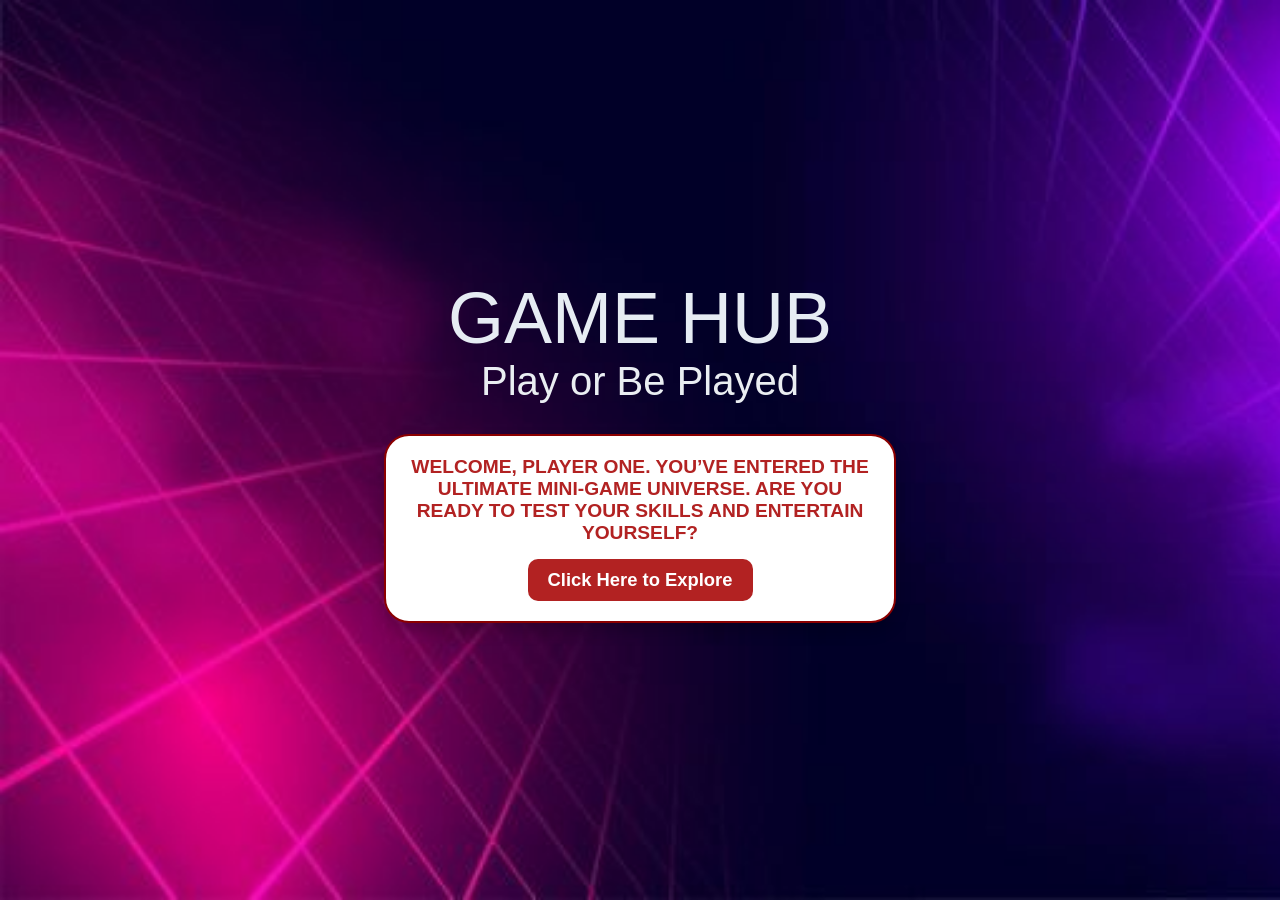
<file: gaming-hub-main/index.html>
<!DOCTYPE html>
<html lang="en">

<head>
    <meta charset="UTF-8">
    <meta name="viewport" content="width=device-width, initial-scale=1.0">
    <title>Gaming Hub</title>
    <link rel="stylesheet" href="style.css">
    <link rel="icon" type="image/x-icon" href="./favicon_1.jpg">
</head>

<body>
    <div class="header">
        <p id="one" class="slide-in-bottom">GAME HUB</p>
        <p id="two" class="slide-in-bottom delay">Play or Be Played</p>
    </div>

    <div class="welcome">
        <p>Welcome, Player One. You’ve entered the ultimate mini-game universe.
            Are you ready to test your skills and entertain yourself?</p>
        <a href="explore.html"><button>Click Here to Explore</button></a>
    </div>
</body>

</html>
</file>
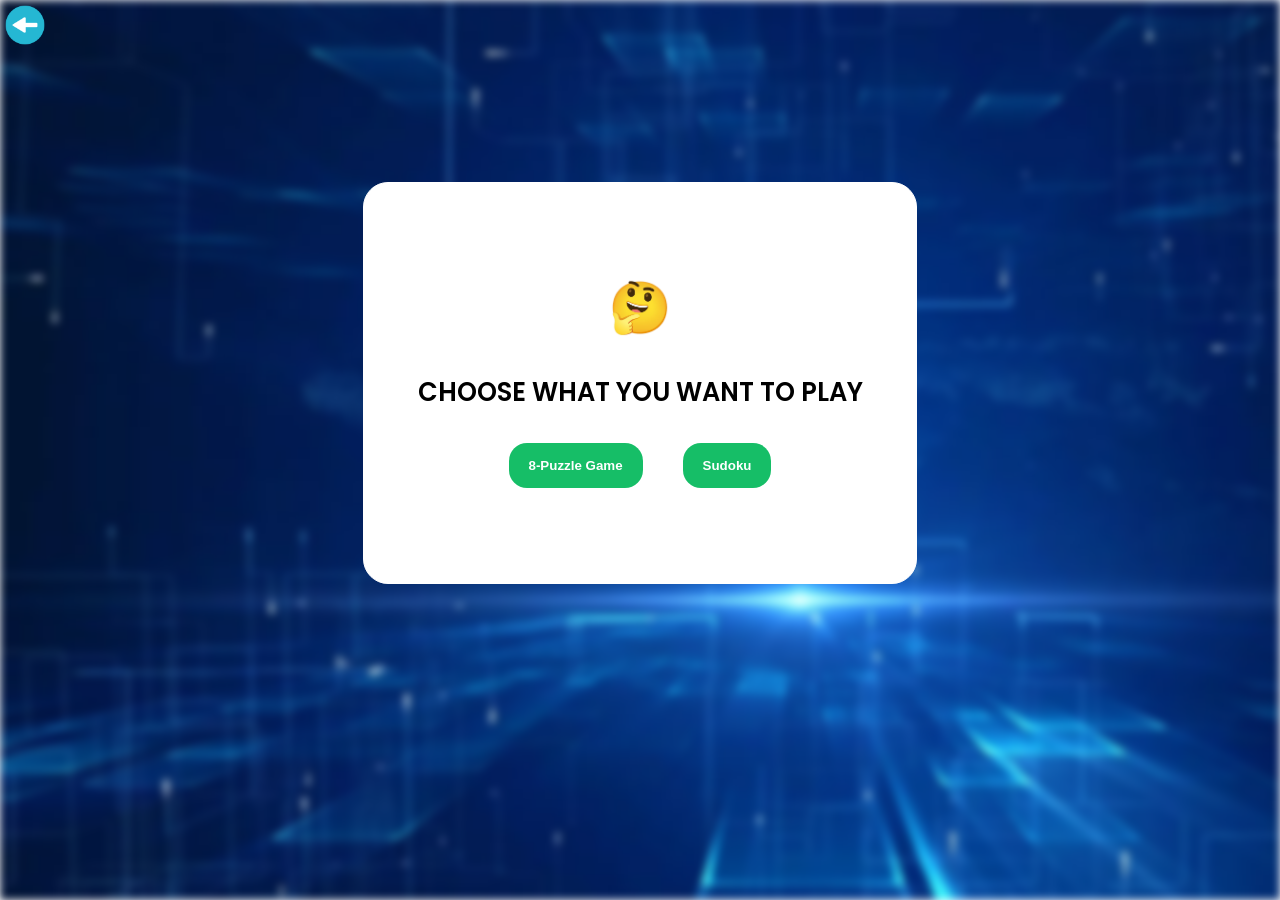
<file: gaming-hub-main/challenges.html>
<!DOCTYPE html>
<html lang="en">

<head>
    <meta charset="UTF-8">
    <meta name="viewport" content="width=device-width, initial-scale=1.0">
    <title>Challenge Games</title>
    <link rel="stylesheet" href="challenges.css">
    <link rel="icon" type="image/x-icon" href="./favicon_1.jpg">
</head>

<body>
    <div class="top">
        <a href="explore.html"><img src="./return.png" alt="Return"></a>
    </div>
    <div class="container">
        <div class="div-container">
            <div class="image">
                <img src="emoji.png" alt="">
            </div>
            <p>Choose what you want to play</p>
            <div class="bn">
                <a href="puzzle.html"><button>8-Puzzle Game</button></a>
                <a href="sudoku.html"><button>Sudoku</button></a>
            </div>
        </div>
    </div>
</body>

</html>
</file>
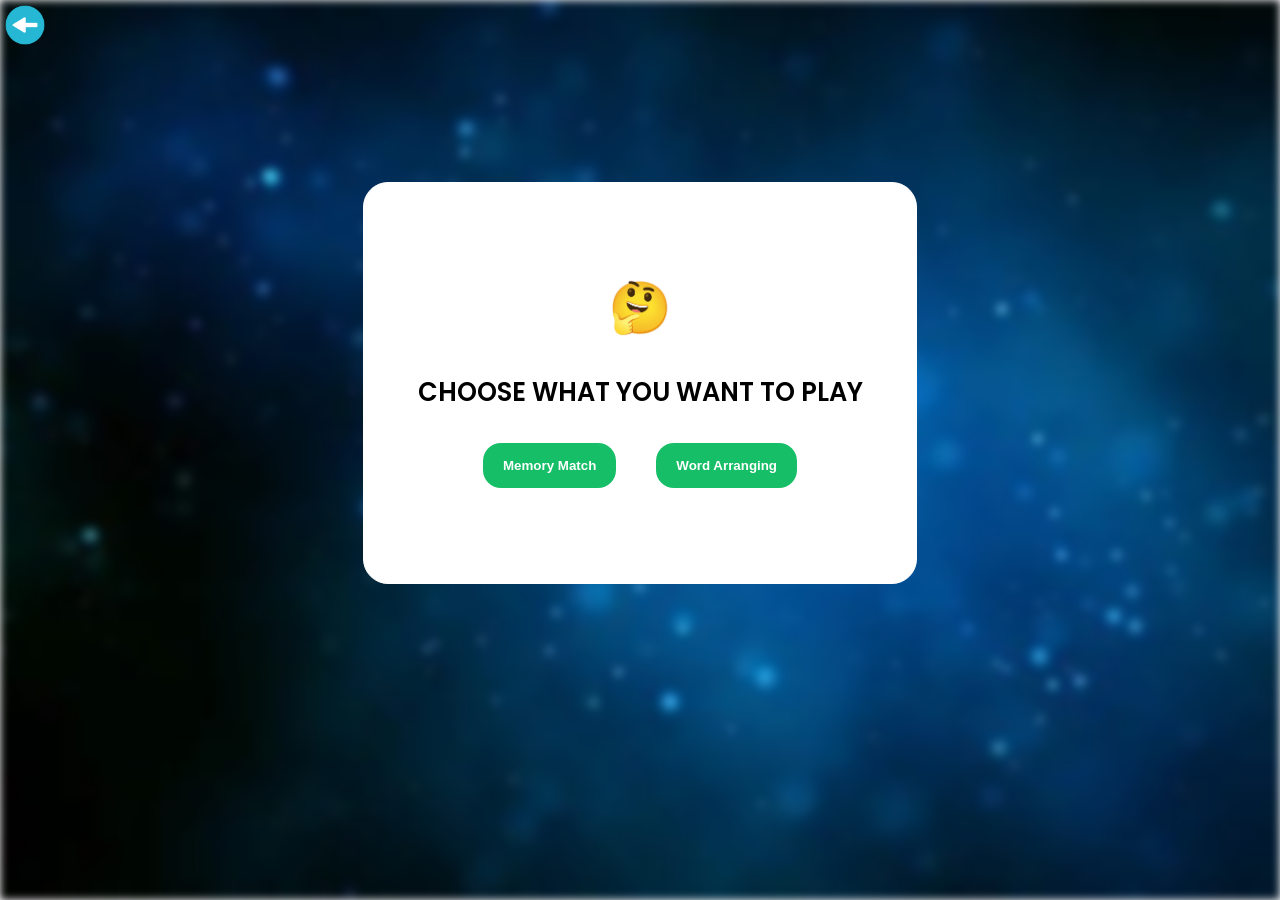
<file: gaming-hub-main/educational.html>
<!DOCTYPE html>
<html lang="en">

<head>
    <meta charset="UTF-8">
    <meta name="viewport" content="width=device-width, initial-scale=1.0">
    <title>Educational Games</title>
    <link rel="stylesheet" href="educational.css">
    <link rel="icon" type="image/x-icon" href="./favicon_1.jpg">
</head>

<body>
    <div class="top">
        <a href="explore.html"><img src="./return.png" alt="Return"></a>
    </div>
    <div class="container">
        <div class="div-container">
            <div class="image">
                <img src="emoji.png" alt="">
            </div>
            <p>Choose what you want to play</p>
            <div class="bn">
                <a href="memory.html"><button>Memory Match </button></a>
                <a href="word_arrange.html"><button>Word Arranging</button></a>
            </div>
        </div>
    </div>
</body>

</html>
</file>
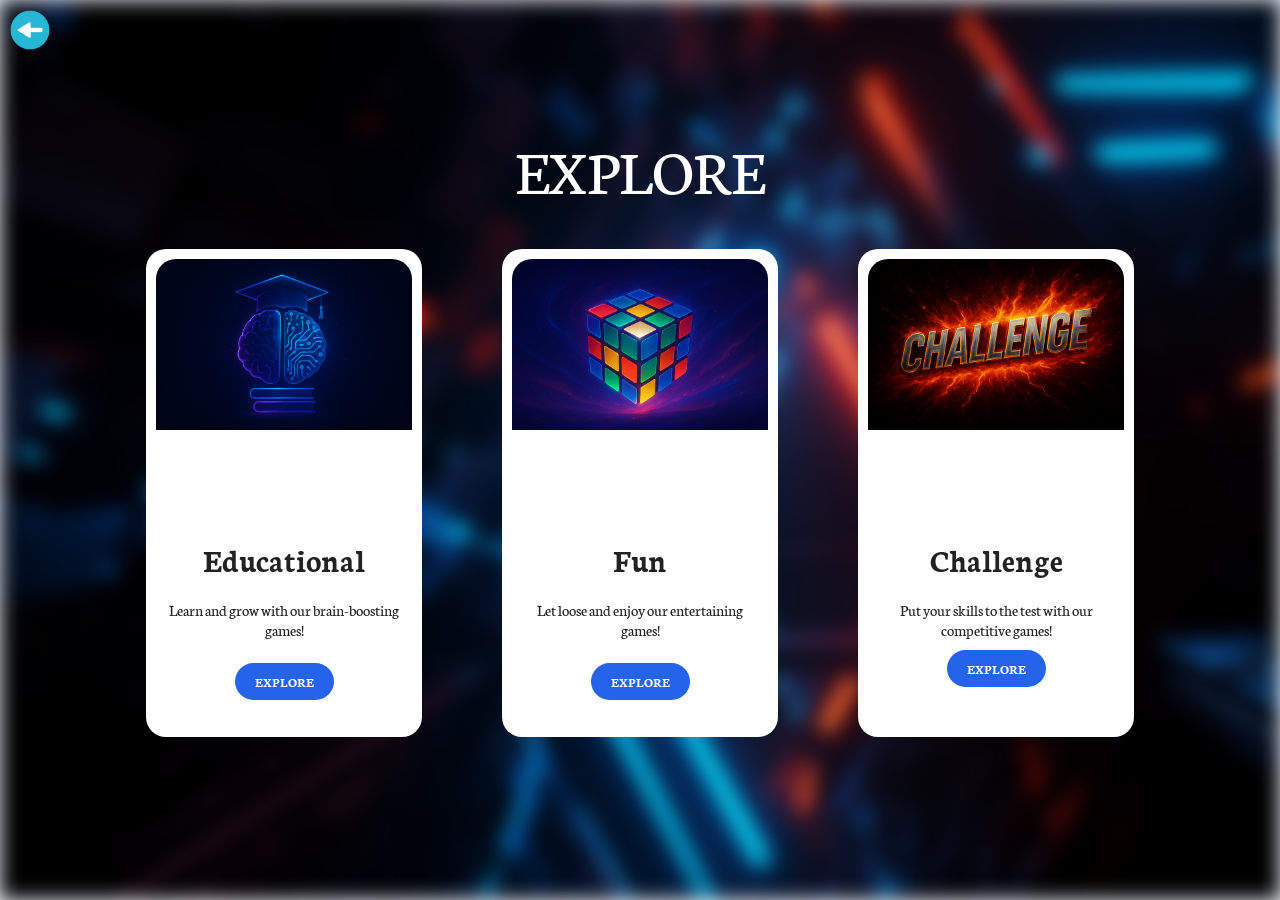
<file: gaming-hub-main/explore.html>
<!DOCTYPE html>
<html lang="en">

<head>
    <meta charset="UTF-8">
    <meta name="viewport" content="width=device-width, initial-scale=1.0">
    <title>Explore</title>
    <link rel="stylesheet" href="explore.css">
    <link rel="icon" type="image/x-icon" href="./favicon_1.jpg">
</head>

<body>
    <div class="top">
        <a href="index.html"><img src="./return.png" alt="Return"></a>
    </div>
    <p id="header">EXPLORE</p>
    <div class="main">
        <div class="card">
            <div class="card-pic1"></div>
            <div class="card-heading">
                <h1>Educational</h1>
            </div>
            <div class="card-content">
                <p>Learn and grow with our brain-boosting games!</p>
            </div>
            <div class="last">
                <a href="educational.html" id="first"><button>EXPLORE</button></a>
            </div>
        </div>
        <div class="card">
            <div class="card-pic2"></div>
            <div class="card-heading">
                <h1>Fun</h1>
            </div>
            <div class="card-content">
                <p> Let loose and enjoy our entertaining games!</p>
            </div>
            <div class="last">
                <a href="fun.html" id="first"><button>EXPLORE</button></a>
            </div>
        </div>
        <div class="card">
            <div class="card-pic3"></div>
            <div class="card-heading">
                <h1>Challenge</h1>
            </div>
            <div class="card-content">
                <p>Put your skills to the test with our competitive games!
                </p>
            </div>
            <div class="last">
                <a href="challenges.html"><button>EXPLORE</button></a>
            </div>
        </div>
    </div>
</body>

</html>

</html>
</file>
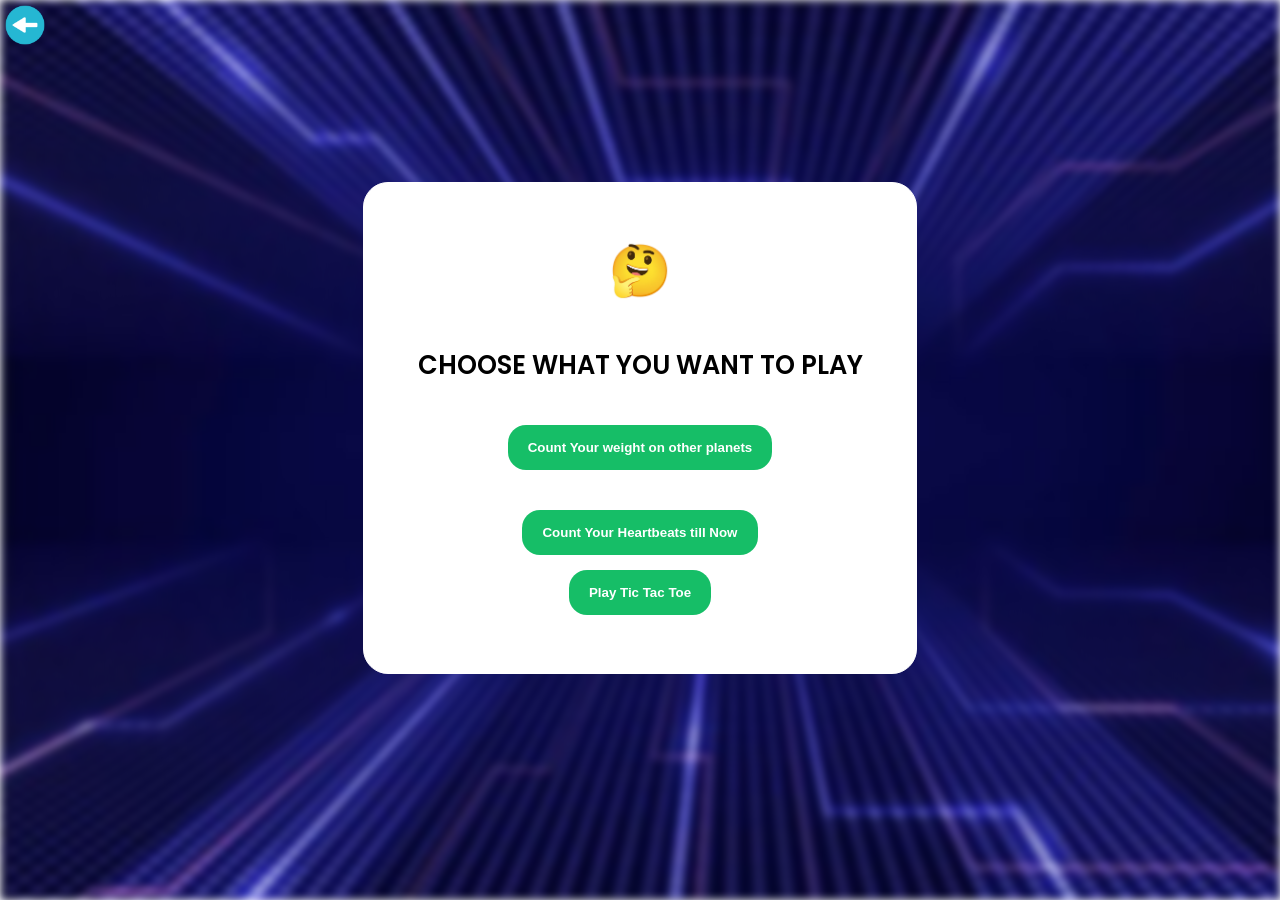
<file: gaming-hub-main/fun.html>
<!DOCTYPE html>
<html lang="en">

<head>
    <meta charset="UTF-8">
    <meta name="viewport" content="width=device-width, initial-scale=1.0">
    <title>Fun Games</title>
    <link rel="stylesheet" href="fun.css">
    <link rel="icon" type="image/x-icon" href="./favicon_1.jpg">
</head>

<body>
    <div class="top">
        <a href="explore.html"><img src="./return.png" alt="Return"></a>
    </div>
    <div class="container">
        <div class="div-container">
            <div class="image">
                <img src="emoji.png" alt="">
            </div>
            <p>Choose what you want to play</p>
            <div class="bn">
                <a href="Weight.html"><button>Count Your weight on other planets</button></a>
                <a href="Heartbeat.html"><button>Count Your Heartbeats till Now</button></a>
            </div>
            <div class="bn2">
                <a href="tic.html"><button>Play Tic Tac Toe</button></a>
            </div>
        </div>
    </div>
</body>

</html>
</file>
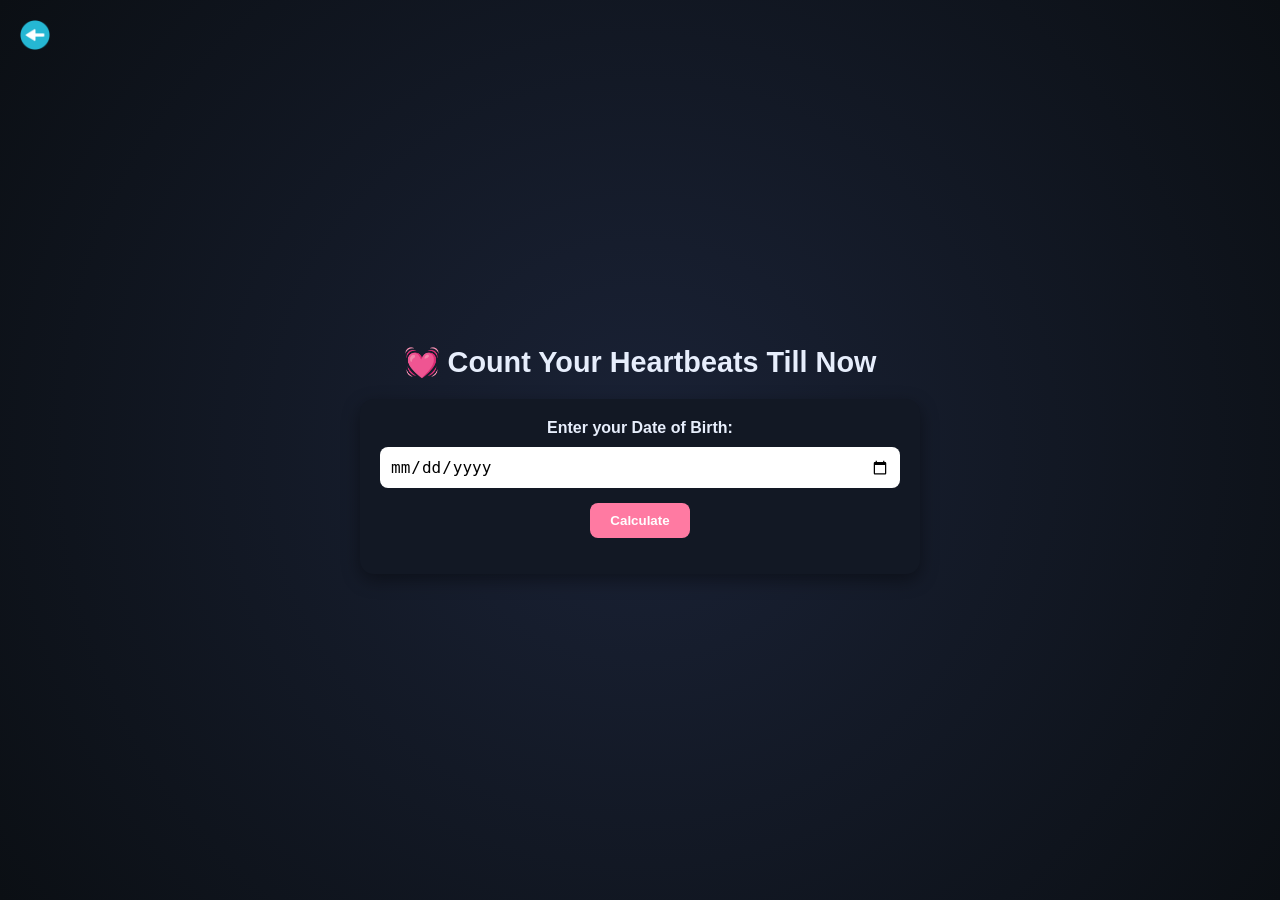
<file: gaming-hub-main/Heartbeat.html>
<!DOCTYPE html>
<html lang="en">

<head>
  <meta charset="UTF-8">
  <meta name="viewport" content="width=device-width, initial-scale=1.0">
  <title>Count Your Heartbeats Till Now</title>
  <link rel="stylesheet" href="Heartbeat.css">
  <link rel="icon" type="image/x-icon" href="./favicon_1.jpg">
</head>

<body>
  <div class="top">
    <a href="fun.html"><img src="./return.png" alt="Return"></a>
  </div>
  <main class="container">
    <h1>💓 Count Your Heartbeats Till Now</h1>

    <form id="heartbeat-form" class="card">
      <label for="dob">Enter your Date of Birth:</label>
      <input type="date" id="dob" required>
      <button type="submit" class="btn">Calculate</button>
      <p id="error" class="error"></p>
    </form>

    <section id="result" class="result card" hidden>
      <h2>Estimated Heartbeats 💓</h2>
      <div class="heart"></div>
      <p id="beats" class="beats">—</p>
      <p class="subtext">Based on an average of 72 beats per minute.</p>
    </section>

    <audio id="heartbeat-sound" src="Heartbeat Sound.mp3" preload="auto"></audio>
  </main>

  <script src="Heartbeat.js"></script>
</body>

</html>
</file>
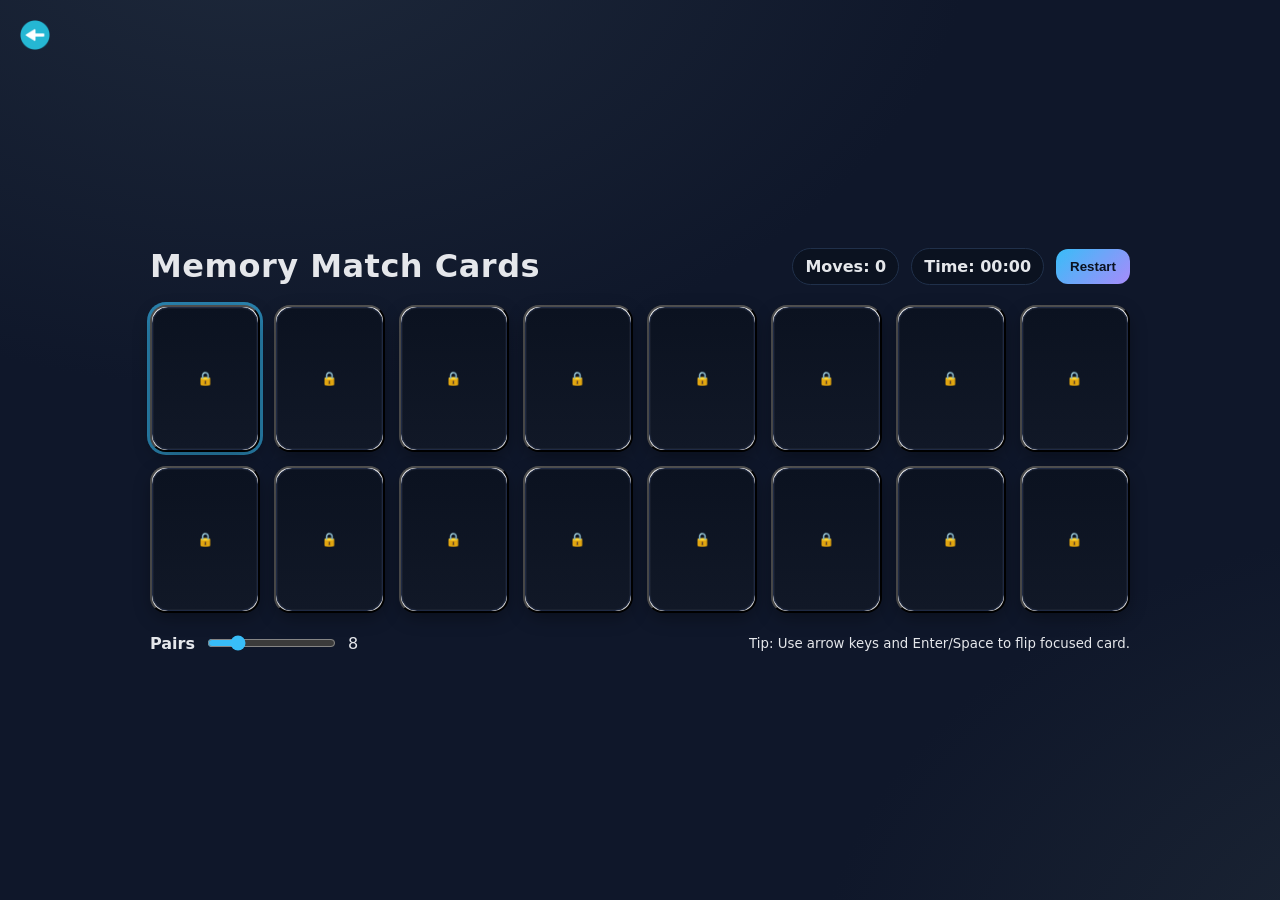
<file: gaming-hub-main/memory.html>
<!DOCTYPE html>
<html lang="en">

<head>
    <meta charset="UTF-8" />
    <meta name="viewport" content="width=device-width, initial-scale=1" />
    <title>Memory Match Cards </title>
    <link rel="stylesheet" href="memory.css">
        <link rel="icon" type="image/x-icon" href="./favicon_1.jpg">
</head>

<body>
    <div class="top">
        <a href="educational.html"><img src="./return.png" alt="Return"></a>
    </div>
    <div class="app" aria-live="polite">
        <header>
            <h1>Memory Match Cards</h1>
            <div class="controls">
                <span class="pill" id="moves">Moves: 0</span>
                <span class="pill" id="time">Time: 00:00</span>
                <button class="btn" id="restart" aria-label="Restart game">Restart</button>
            </div>
        </header>

        <section class="grid" id="grid" aria-label="Memory grid" role="grid"></section>

        <div class="footer">
            <div class="range">
                <label for="pairs"><strong>Pairs</strong></label>
                <input id="pairs" type="range" min="6" max="16" value="8" />
                <span id="pairsLabel">8</span>
            </div>
            <small>Tip: Use arrow keys and Enter/Space to flip focused card.</small>
        </div>
    </div>

    <dialog id="win">
        <h2 style="margin-top:0">You matched them all 🎉</h2>
        <p id="summary"></p>
        <form method="dialog">
            <button class="btn">Play again</button>
        </form>
    </dialog>

    <template id="card-tpl">
        <button class="card" role="gridcell" aria-pressed="false" aria-label="Hidden card">
            <div class="face front">🔒</div>
            <div class="face back"></div>
        </button>
    </template>

    <script src="memory.js"></script>
</body>

</html>
</file>
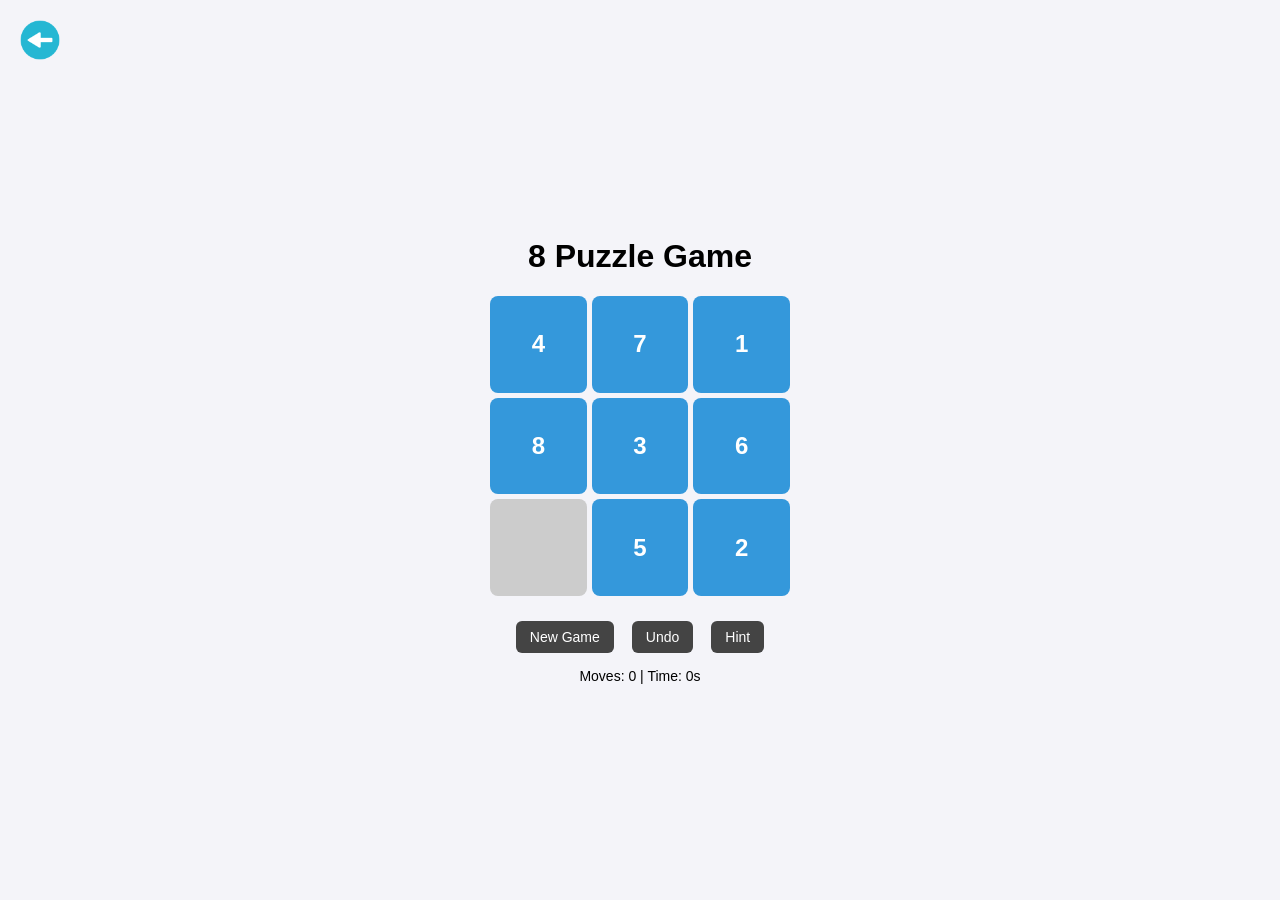
<file: gaming-hub-main/puzzle.html>
<!DOCTYPE html>
<html lang="en">

<head>
  <meta charset="UTF-8">
  <title>8 Puzzle Game</title>
  <meta name="viewport" content="width=device-width, initial-scale=1.0">
  <link rel="stylesheet" href="puzzle.css">
  <link rel="icon" type="image/x-icon" href="./favicon_1.jpg">
</head>

<body>
  <div class="top">
    <a href="challenges.html"><img src="./return.png" alt="Return"></a>
  </div>
  <div class="container">
    <h1>8 Puzzle Game</h1>
    <div class="board" id="board"></div>
    <div class="controls">
      <button id="newBtn">New Game</button>
      <button id="undoBtn">Undo</button>
      <button id="hintBtn">Hint</button>
    </div>
    <div class="stats">
      <span id="moves">Moves: 0</span> |
      <span id="time">Time: 0s</span>
    </div>
    <div id="toast" class="toast"></div>
  </div>

</body>
<script src="puzzle.js"></script>

</html>
</file>
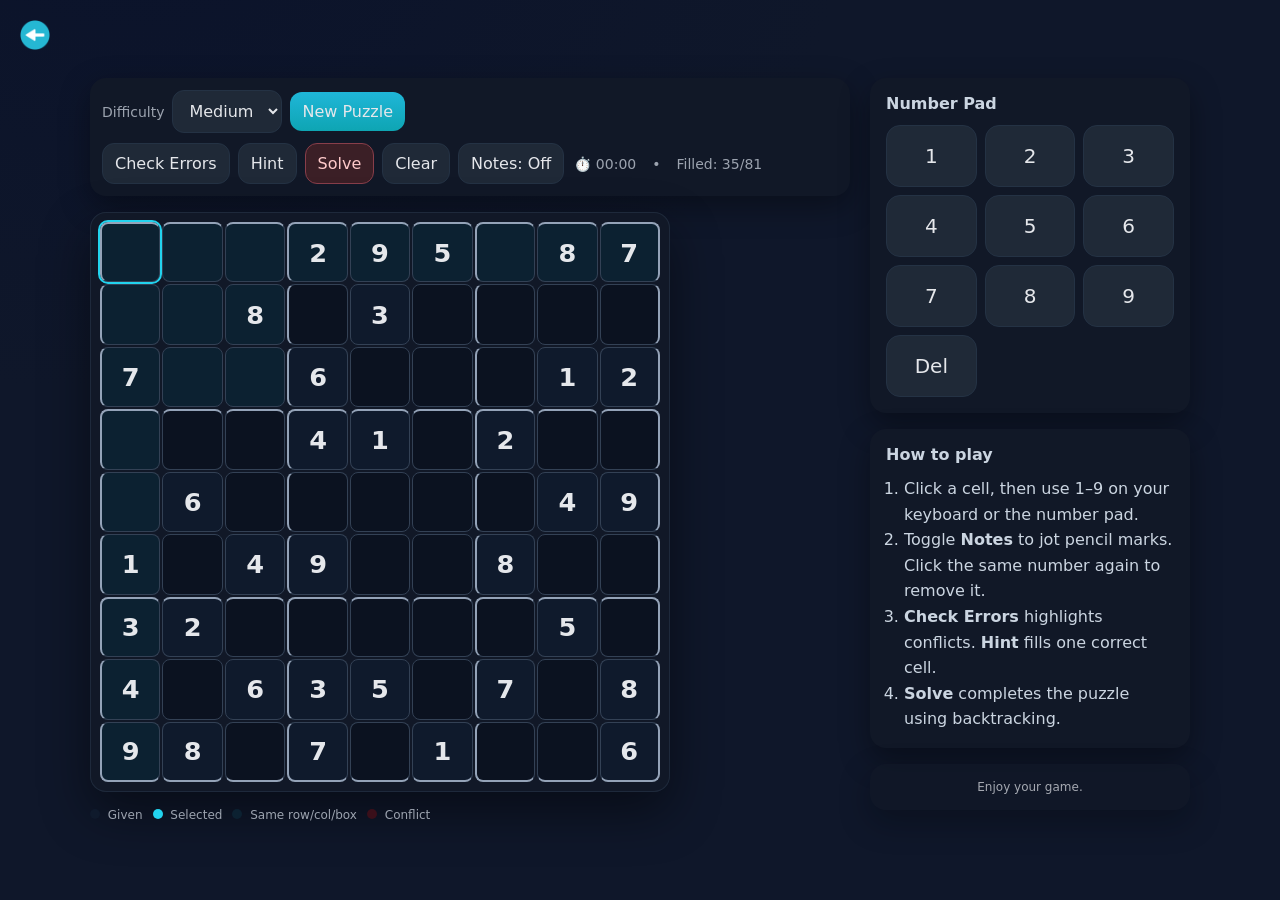
<file: gaming-hub-main/sudoku.html>
<!DOCTYPE html>
<html lang="en">

<head>
  <meta charset="UTF-8" />
  <meta name="viewport" content="width=device-width, initial-scale=1" />
  <title>Sudoku</title>
  <link rel="stylesheet" href="sudoku.css">
  <link rel="icon" type="image/x-icon" href="./favicon_1.jpg">
</head>

<body>
  <div class="top">
    <a href="challenges.html"><img src="./return.png" alt="Return"></a>
  </div>
  <div class="app">
    <div class="board-wrap">
      <div class="toolbar">
        <div class="group">
          <label for="difficulty">Difficulty</label>
          <select id="difficulty" title="Difficulty">
            <option value="easy">Easy</option>
            <option value="medium" selected>Medium</option>
            <option value="hard">Hard</option>
            <option value="expert">Expert</option>
          </select>
          <button id="newBtn" class="primary">New Puzzle</button>
        </div>
        <div class="group">
          <button id="checkBtn">Check Errors</button>
          <button id="hintBtn">Hint</button>
          <button id="solveBtn" class="warn">Solve</button>
          <button id="clearBtn">Clear</button>
          <button id="notesBtn" aria-pressed="false">Notes: Off</button>
        </div>
        <div class="hud">
          <span>⏱️ <span id="timer">00:00</span></span>
          <span>•</span>
          <span>Filled: <span id="filled">0</span>/81</span>
        </div>
      </div>

      <div id="board" class="board" role="grid" aria-label="Sudoku board"></div>

      <div class="legend">
        <span><i class="dot given"></i> Given</span>
        <span><i class="dot sel"></i> Selected</span>
        <span><i class="dot hi"></i> Same row/col/box</span>
        <span><i class="dot con"></i> Conflict</span>
      </div>
    </div>

    <div class="side">
      <div class="panel">
        <h3>Number Pad</h3>
        <div class="numpad" id="numpad"></div>
      </div>
      <div class="panel">
        <h3>How to play</h3>
        <ol style="margin:0; padding-left:18px; color:#cbd5e1; line-height:1.6">
          <li>Click a cell, then use 1–9 on your keyboard or the number pad.</li>
          <li>Toggle <b>Notes</b> to jot pencil marks. Click the same number again to remove it.</li>
          <li><b>Check Errors</b> highlights conflicts. <b>Hint</b> fills one correct cell.</li>
          <li><b>Solve</b> completes the puzzle using backtracking.</li>
        </ol>
      </div>
      <div class="footer panel">Enjoy your game.</div>
    </div>
  </div>
</body>
<script src="sudoku.js"></script>

</html>
</file>
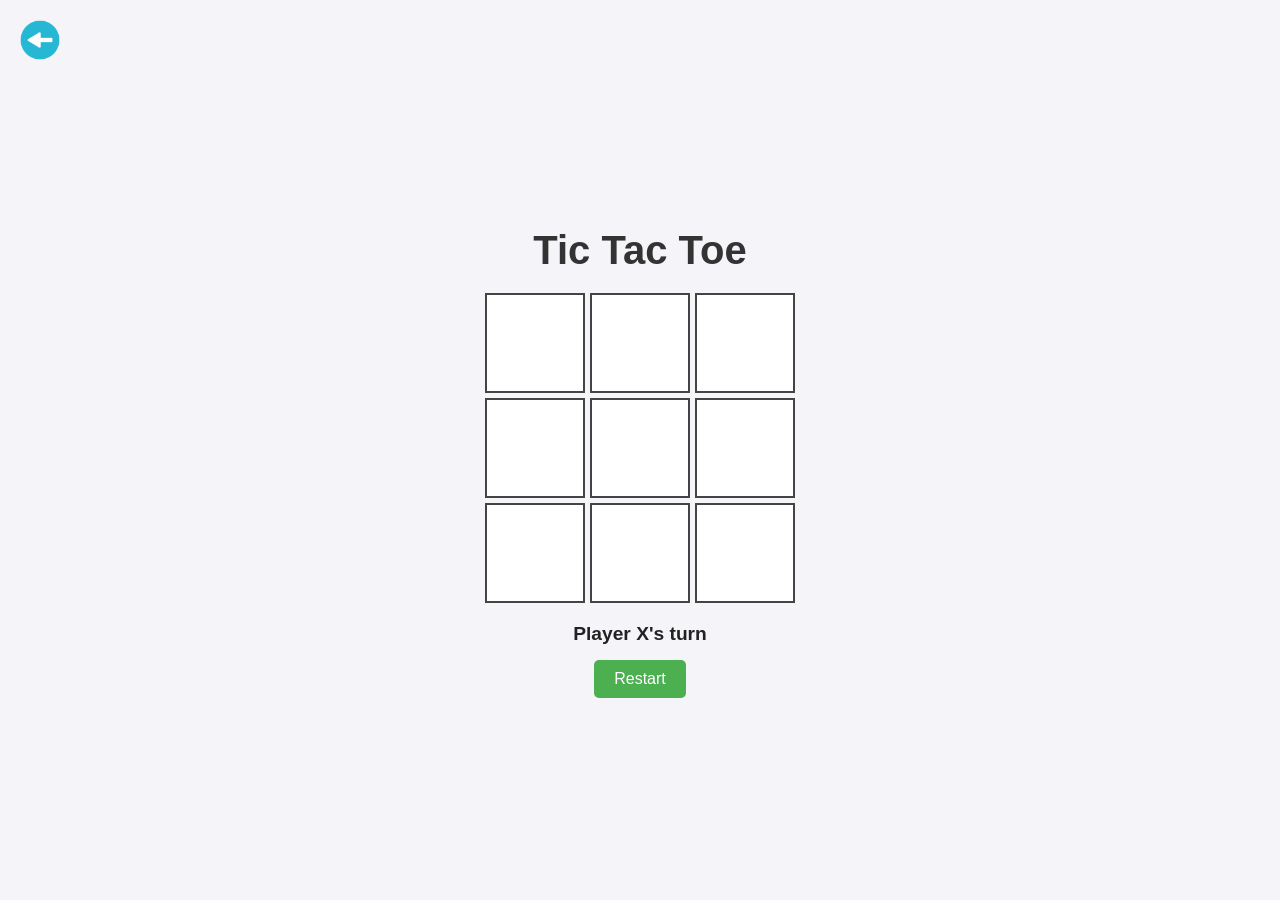
<file: gaming-hub-main/tic.html>
<!DOCTYPE html>
<html lang="en">

<head>
    <meta charset="UTF-8">
    <meta name="viewport" content="width=device-width, initial-scale=1.0">
    <title>Tic Tac Toe</title>
    <link rel="stylesheet" href="tic.css">
    <link rel="icon" type="image/x-icon" href="./favicon_1.jpg">
</head>

<body>
    <div class="top">
        <a href="fun.html"><img src="./return.png" alt="Return"></a>
    </div>
    <h1>Tic Tac Toe</h1>
    <div class="board" id="board"></div>
    <div id="status">Player X's turn</div>
    <button onclick="restartGame()">Restart</button>

    <script src="tic.js"></script>
</body>

</html>
</file>
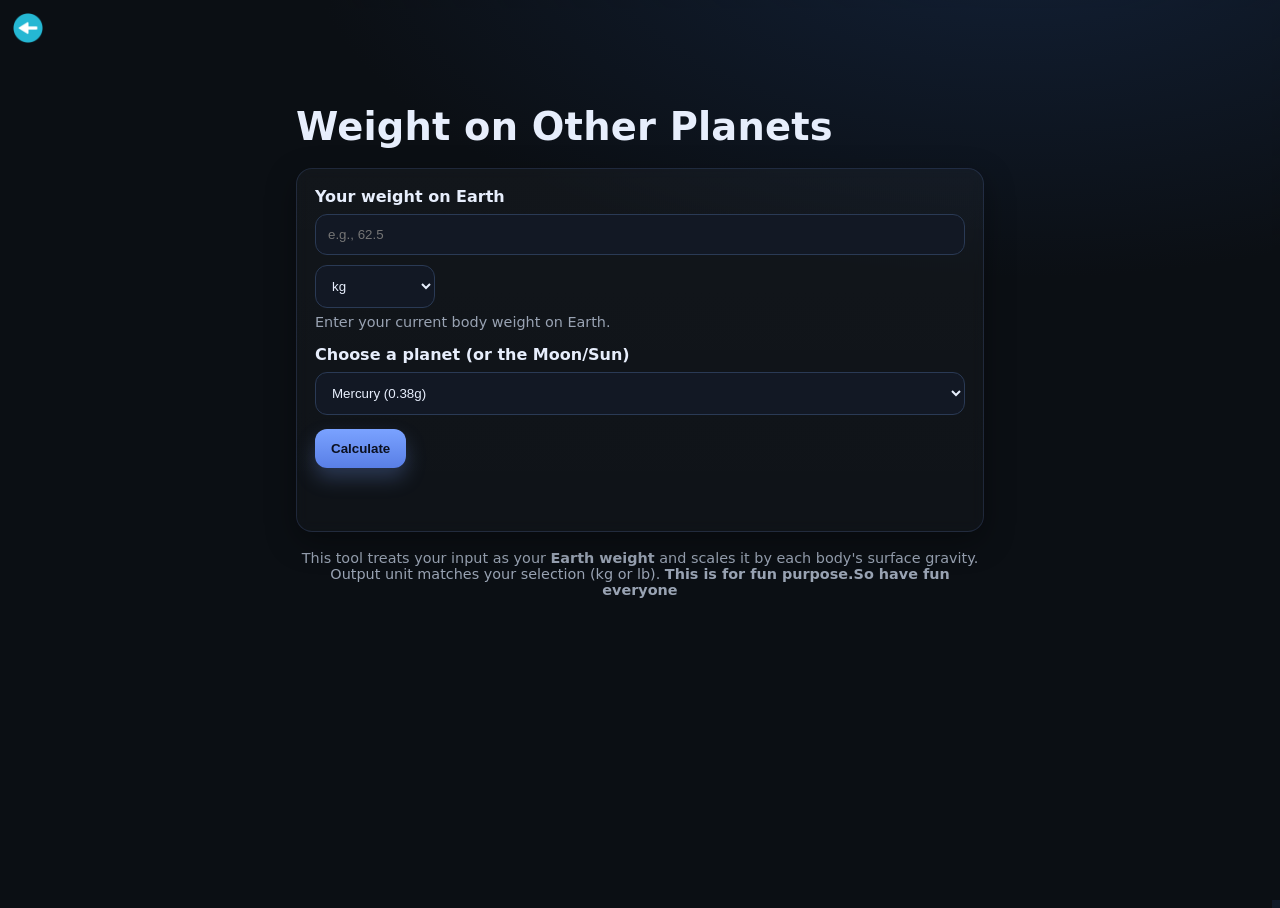
<file: gaming-hub-main/Weight.html>
<!DOCTYPE html>
<html lang="en">

<head>
  <meta charset="UTF-8" />
  <meta name="viewport" content="width=device-width, initial-scale=1" />
  <title>Weight on Other Planets</title>
  <link rel="stylesheet" href="Weight.css" />
  <link rel="icon" type="image/x-icon" href="./favicon_1.jpg">
</head>

<body>
  <div class="top">
    <a href="fun.html"><img src="./return.png" alt="Return"></a>
  </div>
  <main class="container">
    <h1>Weight on Other Planets</h1>

    <form id="weight-form" class="card" autocomplete="off" novalidate>
      <div class="field">
        <label for="weight">Your weight on Earth</label>
        <div class="input-row">
          <input id="weight" name="weight" type="number" inputmode="decimal" min="0" step="0.1" placeholder="e.g., 62.5"
            required />
          <select id="unit" name="unit" aria-label="Unit">
            <option value="kg" selected>kg</option>
            <option value="lb">lb</option>
          </select>
        </div>
        <p class="hint">Enter your current body weight on Earth.</p>
      </div>

      <div class="field">
        <label for="planet">Choose a planet (or the Moon/Sun)</label>
        <select id="planet" name="planet" required>
          <option value="mercury">Mercury (0.38g)</option>
          <option value="venus">Venus (0.91g)</option>
          <option value="earth">Earth (1.00g)</option>
          <option value="moon">Moon (0.165g)</option>
          <option value="mars">Mars (0.38g)</option>
          <option value="jupiter">Jupiter (2.34g)</option>
          <option value="saturn">Saturn (1.06g)</option>
          <option value="uranus">Uranus (0.92g)</option>
          <option value="neptune">Neptune (1.19g)</option>
          <option value="pluto">Pluto (0.06g)</option>
          <option value="sun">Sun (27.01g)</option>
        </select>
      </div>

      <button type="submit" class="btn">Calculate</button>
      <p id="error" class="error" role="alert" aria-live="polite"></p>
    </form>

    <section class="result card" aria-live="polite" id="result-section" hidden>
      <h2 id="planet-name">—</h2>
      <p class="result-value">
        <span id="converted">—</span>
        <span id="result-unit">kg</span>
      </p>
      <p class="subtext" id="detail">—</p>
    </section>

    <footer class="footnote">
      <p>
        This tool treats your input as your <strong>Earth weight</strong> and scales it by each body's surface gravity.
        Output unit matches your selection (kg or lb).
        <strong>This is for fun purpose.So have fun everyone</strong>
      </p>
    </footer>
  </main>



  <script src="Weight.js"></script>
</body>

</html>
</file>
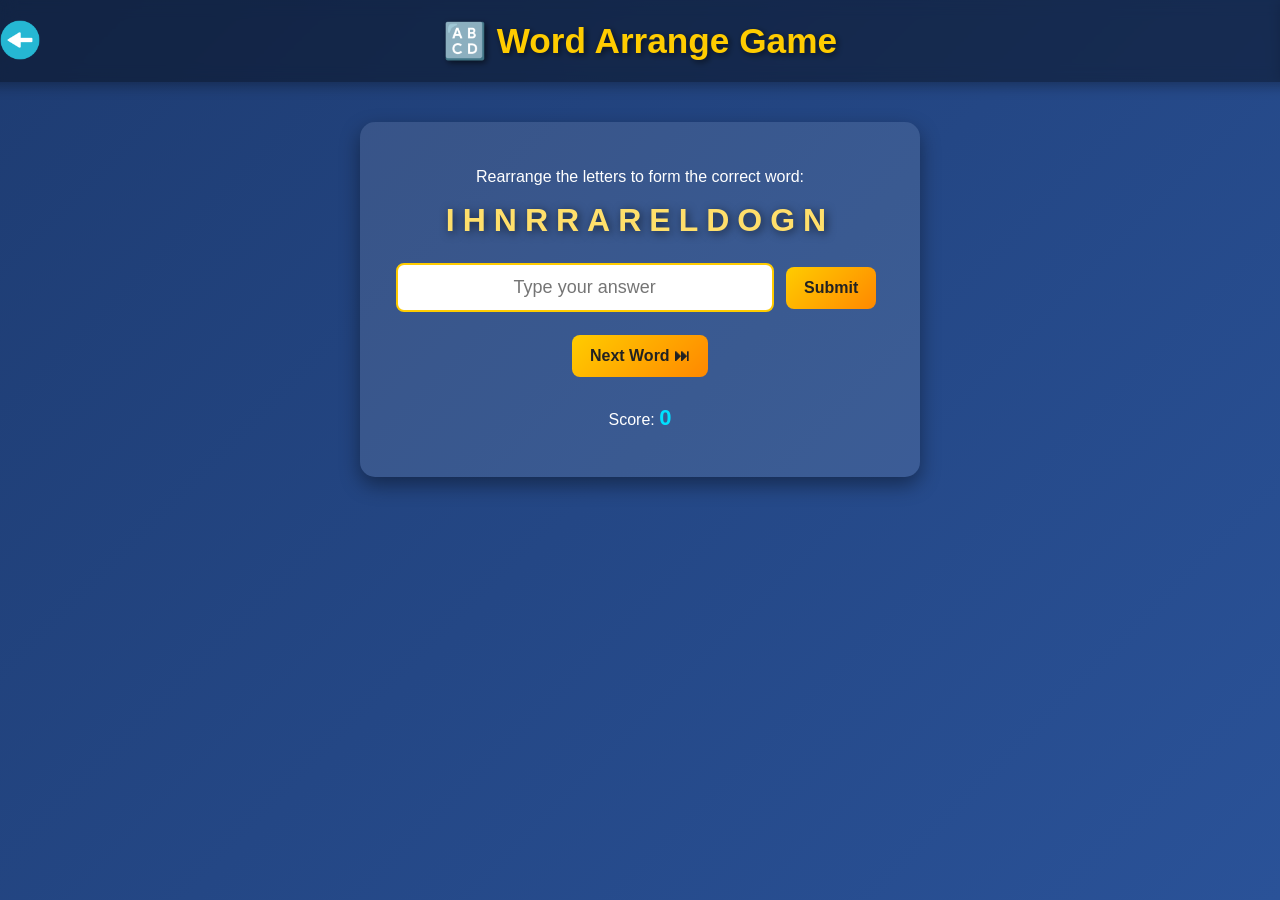
<file: gaming-hub-main/word_arrange.html>
<!DOCTYPE html>
<html lang="en">
<head>
  <meta charset="UTF-8">
  <meta name="viewport" content="width=device-width, initial-scale=1.0">
  <title>Word Arrange Game</title>
  <link rel="stylesheet" href="word_arrange.css">
  <link rel="icon" type="image/x-icon" href="./favicon_1.jpg">
</head>
<body>
  <header>
    <div class="top">
        <a href="educational.html"><img src="./return.png" alt="Return"></a>
    </div>
    <h1>🔠 Word Arrange Game</h1>
  </header>
  <main>
    <section id="wordArrange" class="game-section active">
      <p>Rearrange the letters to form the correct word:</p>
      <div id="shuffledWord" class="shuffled-word"></div>
      <input type="text" id="wordInput" placeholder="Type your answer">
      <button onclick="checkWord()">Submit</button>
      <button onclick="newWord()">Next Word ⏭</button>
      <p id="wordResult"></p>
      <p>Score: <span id="score">0</span></p>
    </section>
  </main>
  <script src="word_arrange.js"></script>
</body>
</html>
</file>
<file: gaming-hub-main/style.css>
* {
    padding: 0;
    margin: 0;
    box-sizing: border-box;
}

body {
    min-height: 100vh;
    display: flex;
    flex-direction: column;
    align-items: center;
    justify-content: center;
    font-family: Arial, sans-serif;
    background: linear-gradient(135deg, #f3f3f3, #e2e2e2);
    background-image: url(./123.jpg);
    background-size: cover;
    background-repeat: no-repeat;
}

.header {
    text-align: center;
    margin-bottom: 30px;
}

#one {
    font-size: 4.5rem;
    color: #e6ecf3;
}

#two {
    font-size: 2.5rem;
    color: #eaeef2;
}


.slide-in-bottom {
    opacity: 0;
    transform: translateY(100%);
    animation: slideInBottom 1.2s ease-out forwards;
}

.slide-in-bottom.delay {
    animation-delay: 0.5s;
}

@keyframes slideInBottom {
    to {
        opacity: 1;
        transform: translateY(0);
    }
}

/* Welcome box */
.welcome {
    background-color: #fff;
    color: #b22222;
    height: auto;
    width: 40vw;
    border: 2px solid #8b0000;
    border-radius: 25px;
    font-size: 1.1rem;
    display: flex;
    flex-direction: column;
    align-items: center;
    justify-content: center;
    font-weight: 900;
    text-transform: uppercase;
    padding: 20px;
    box-shadow: 0 8px 15px rgba(0, 0, 0, 0.2);
    transition: all 0.4s ease-in-out;
    opacity: 0;
    animation: boxFadeIn 1.5s ease-in forwards;
}

@keyframes boxFadeIn {
    from {
        opacity: 0;
        transform: scale(0.9);
    }

    to {
        opacity: 1;
        transform: scale(1);
    }
}

.welcome p {
    margin-bottom: 15px;
    text-align: center;
    opacity: 0;
    animation: fadeInText 2s ease-in forwards;
    animation-delay: 1s;
}

@keyframes fadeInText {
    from {
        opacity: 0;
        transform: translateY(15px);
    }

    to {
        opacity: 1;
        transform: translateY(0);
    }
}

.welcome:hover button {
    background-color: #8b0000;
    transform: scale(1.1);
}

.welcome button {
    padding: 10px 20px;
    border: none;
    border-radius: 10px;
    font-weight: bold;
    cursor: pointer;
    background-color: #b22222;
    color: #fff;
    transition: 0.3s;
    opacity: 0;
    animation: fadeInBtn 1.5s ease-in forwards;
    animation-delay: 2s;
}

@keyframes fadeInBtn {
    from {
        opacity: 0;
        transform: translateY(10px);
    }

    to {
        opacity: 1;
        transform: translateY(0);
    }
}

.welcome:hover {
    transform: scale(1.05);
    box-shadow: 0 12px 25px rgba(0, 0, 0, 0.3);
    background-color: #fff5f5;
}

.welcome a {
    text-decoration: none;
    color: inherit;
}


@media (max-width: 575.98px) {
    #one {
        font-size: 2.2rem;
    }

    #two {
        font-size: 1.2rem;
    }

    .welcome {
        width: 85vw;
        font-size: 0.9rem;
        padding: 15px;
    }

    .welcome button {
        padding: 8px 16px;
        font-size: 0.9rem;
    }
}

@media (min-width: 576px) and (max-width: 767.98px) {
    #one {
        font-size: 2.8rem;
    }

    #two {
        font-size: 1.5rem;
    }

    .welcome {
        width: 70vw;
        font-size: 1rem;
    }

    .welcome button {
        padding: 9px 18px;
        font-size: 1rem;
    }
}

@media (min-width: 768px) and (max-width: 991.98px) {
    #one {
        font-size: 3.5rem;
    }

    #two {
        font-size: 1.8rem;
    }

    .welcome {
        width: 55vw;
        font-size: 1.05rem;
    }

    .welcome button {
        font-size: 1.05rem;
    }
}

@media (min-width: 992px) and (max-width: 1199.98px) {
    #one {
        font-size: 4rem;
    }

    #two {
        font-size: 2.2rem;
    }

    .welcome {
        width: 45vw;
        font-size: 1.1rem;
    }

    .welcome button {
        font-size: 1.1rem;
    }
}

@media (min-width: 1200px) {
    #one {
        font-size: 4.5rem;
    }

    #two {
        font-size: 2.5rem;
    }

    .welcome {
        width: 40vw;
        font-size: 1.2rem;
    }

    .welcome button {
        font-size: 1.15rem;
    }
}
</file>
<file: gaming-hub-main/challenges.css>
@import url('https://fonts.googleapis.com/css2?family=Baloo+Bhai+2:wght@400..800&family=Inter:ital,opsz,wght@0,14..32,100..900;1,14..32,100..900&family=Lato:ital,wght@0,100;0,300;0,400;0,700;0,900;1,100;1,300;1,400;1,700;1,900&family=Merriweather:ital,opsz,wght@0,18..144,300..900;1,18..144,300..900&family=Poppins:ital,wght@0,100;0,200;0,300;0,400;0,500;0,600;0,700;0,800;0,900;1,100;1,200;1,300;1,400;1,500;1,600;1,700;1,800;1,900&display=swap');

body {
  margin: 0;
  padding: 0;
  position: relative;
  min-height: 100vh;
}

body::before {
  content: "";
  position: fixed;
  top: 0;
  left: 0;
  width: 100%;
  height: 100%;
  background: url("./challenge_1.jpg");
  background-repeat: no-repeat;
  background-size: cover;
  filter: blur(4px);
  z-index: -1;
}

.top img {
  height: 40px;
  padding: 5px;
}

.container {
  display: flex;
  justify-content: center;
  align-items: center;
  flex-direction: column;
}

.image img {
  height: 60px;
}

.div-container {
  background-color: white;
  margin-top: 10%;
  height: 40vh;
  width: 45vw;
  display: flex;
  border: 1px solid white;
  border-radius: 25px;
  align-items: center;
  gap: 5px;
  flex-direction: column;
  justify-content: center;
  padding: 20px;
}

.div-container p {
  text-transform: uppercase;
  color: black;
  font-weight: 600;
  font-family: "Poppins", sans-serif;
  font-size: 1.5rem;
  text-align: center;
}

.bn {
  display: flex;
  gap: 40px;
  flex-wrap: wrap;
  justify-content: center;
}

.bn button {
  border: none;
  padding: 15px 20px;
  gap: 10px;
  border-radius: 18px;
  background-color: rgb(22, 190, 103);
  color: white;
  font-weight: bolder;
  transition: 0.3s;
  cursor: pointer;
}

.bn button:hover {
  background-color: rgb(67, 218, 37);
  transform: scale(1.1);
}


@media (max-width: 575.98px) {
  .top img {
    height: 30px;
  }

  .image img {
    height: 45px;
  }

  .div-container {
    width: 85vw;
    height: auto;
    padding: 15px;
  }

  .div-container p {
    font-size: 1.1rem;
  }

  .bn {
    gap: 20px;
  }

  .bn button {
    padding: 10px 15px;
    font-size: 0.9rem;
  }
}


@media (min-width: 576px) and (max-width: 767.98px) {
  .div-container {
    width: 70vw;
    height: auto;
  }

  .div-container p {
    font-size: 1.3rem;
  }

  .bn button {
    padding: 12px 18px;
    font-size: 1rem;
  }
}


@media (min-width: 768px) and (max-width: 991.98px) {
  .div-container {
    width: 55vw;
    height: auto;
  }

  .div-container p {
    font-size: 1.4rem;
  }
}

@media (min-width: 992px) and (max-width: 1199.98px) {
  .div-container {
    width: 50vw;
  }

  .div-container p {
    font-size: 1.5rem;
  }
}


@media (min-width: 1200px) {
  .div-container {
    width: 40vw;
  }

  .div-container p {
    font-size: 1.6rem;
  }
}
</file>
<file: gaming-hub-main/educational.css>
@import url('https://fonts.googleapis.com/css2?family=Baloo+Bhai+2:wght@400..800&family=Inter:ital,opsz,wght@0,14..32,100..900;1,14..32,100..900&family=Lato:ital,wght@0,100;0,300;0,400;0,700;0,900;1,100;1,300;1,400;1,700;1,900&family=Merriweather:ital,opsz,wght@0,18..144,300..900;1,18..144,300..900&family=Poppins:ital,wght@0,100;0,200;0,300;0,400;0,500;0,600;0,700;0,800;0,900;1,100;1,200;1,300;1,400;1,500;1,600;1,700;1,800;1,900&display=swap');

body {
    margin: 0;
    padding: 0;
    position: relative;
    min-height: 100vh;
}

body::before {
    content: "";
    position: fixed;
    top: 0;
    left: 0;
    width: 100%;
    height: 100%;
    background: url("./background 3.jpeg");
    background-repeat: no-repeat;
    background-size: cover;
    filter: blur(4px);
    z-index: -1;
}

.top img {
    height: 40px;
    padding: 5px;
}

.container {
    display: flex;
    justify-content: center;
    align-items: center;
    flex-direction: column;
}

.image img {
    height: 60px;
}

.div-container {
    background-color: white;
    margin-top: 10%;
    height: 40vh;
    width: 45vw;
    display: flex;
    border: 1px solid white;
    border-radius: 25px;
    align-items: center;
    gap: 5px;
    flex-direction: column;
    justify-content: center;
    padding: 20px;
}

.div-container p {
    text-transform: uppercase;
    color: black;
    font-weight: 600;
    font-family: "Poppins", sans-serif;
    font-size: 1.5rem;
    text-align: center;
}

.bn {
    display: flex;
    gap: 40px;
    flex-wrap: wrap;
    justify-content: center;
}

.bn button {
    border: none;
    padding: 15px 20px;
    gap: 10px;
    border-radius: 18px;
    background-color: rgb(22, 190, 103);
    color: white;
    font-weight: bolder;
    transition: 0.3s;
    cursor: pointer;
}

.bn button:hover {
    background-color: rgb(67, 218, 37);
    transform: scale(1.1);
}

@media (max-width: 575.98px) {
    .top img {
        height: 30px;
    }

    .image img {
        height: 45px;
    }

    .div-container {
        width: 85vw;
        height: auto;
        padding: 15px;
    }

    .div-container p {
        font-size: 1.1rem;
    }

    .bn {
        gap: 20px;
    }

    .bn button {
        padding: 10px 15px;
        font-size: 0.9rem;
    }
}

@media (min-width: 576px) and (max-width: 767.98px) {
    .div-container {
        width: 70vw;
        height: auto;
    }

    .div-container p {
        font-size: 1.3rem;
    }

    .bn button {
        padding: 12px 18px;
        font-size: 1rem;
    }
}

@media (min-width: 768px) and (max-width: 991.98px) {
    .div-container {
        width: 55vw;
        height: auto;
    }

    .div-container p {
        font-size: 1.4rem;
    }
}

@media (min-width: 992px) and (max-width: 1199.98px) {
    .div-container {
        width: 50vw;
    }

    .div-container p {
        font-size: 1.5rem;
    }
}

@media (min-width: 1200px) {
    .div-container {
        width: 40vw;
    }

    .div-container p {
        font-size: 1.6rem;
    }
}
</file>
<file: gaming-hub-main/explore.css>
@import url('https://fonts.googleapis.com/css2?family=Alegreya:ital,wght@0,400..900;1,400..900&family=DynaPuff:wght@400..700&family=Headland+One&family=Neuton:ital,wght@0,200;0,300;0,400;0,700;0,800;1,400&display=swap');

* {
    margin: 0;
    padding: 0;
    font-family: 'Neuton', sans-serif, 'Segoe UI', Tahoma, Geneva, Verdana, sans-serif;
}
body {
    background-color: #eef2f6;
    color: #222222;
    position: relative;
    overflow-x: hidden;
}

body::before {
    content: "";
    position: fixed;
    top: 0;
    left: 0;
    width: 100%;
    height: 100%;
    background: url('bg.jpg');
    background-repeat: no-repeat;
    background-size: cover;
    filter: blur(10px);
    z-index: -1; 
}


.top img{
    height: 40px;
    padding: 10px;
    
}


#header {
    margin-top: 5%;
    font-size: 4.5rem;
    text-align: center;
    color: white;
}

.main {
    display: flex;
    align-items: center;
    justify-content: center;
}

.card {
    height: 52vh;
    width: 20vw;
    background-color: #ffffff;
    border-radius: 20px;
    padding: 10px;
    margin: 40px;
    display: flex;
    flex-direction: column;
    transition: 0.3s;
}

.card:hover {
    transform: scale(1.05);
    box-shadow: 0 10px 20px rgba(0, 90, 170, 0.25);
}

.card-content p{
    font-size: 400px;
}
.card-pic1 {
    height: 30vh;
    width: 20vw;
    background-image: url(Education5.png);
    background-size: contain;
    background-repeat: no-repeat;
    border-radius: 20px;
}

.card-pic2 {
    height: 30vh;
    width: 20vw;
    background-image: url(puzzle3.png);
    background-size: contain;
    background-repeat: no-repeat;
    border-radius: 20px;
}

.card-pic3 {
    height: 30vh;
    width: 20vw;
    background-image: url(challenge\ 2.0.png);
    background-size: contain;
    background-repeat: no-repeat;
    border-radius: 20px;
}

.card-mid {
    font-size: 18px;
    margin: 20px;
    padding: 5px;
    width: 15vw;
}

.card-mid ul {
    list-style: none;
}

.card-heading,
.card-content {
    display: flex;
    padding: 10px;
    align-items: center;
    justify-content: center;
    text-align: center;
}

.card-content p {
    font-size: 16px;
}

.last {
    display: flex;
    align-items: center;
    justify-content: center;
}

.last button {
    border: none;
    background-color: #2563eb;
    color: #ffffff;
    padding: 10px 20px;
    border-radius: 25px;
    cursor: pointer;
    font-weight: bold;
}

.last button:hover {
   background-color: #1e3a8a;
}

#first {
    margin-top: 5%;
}

@media (max-width: 575.98px) {
    #header {
        font-size: 2rem;
        margin-top: 10%;
    }

    .main {
        flex-direction: column;
    }

    .card {
        width: 80vw;
        height: auto;
    }

    .card-pic1,
    .card-pic2,
    .card-pic3 {
        width: 100%;
        height: 200px;
        background-size: cover;
    }

    .card-mid {
        width: 100%;
        font-size: 14px;
    }

    .card-content p {
        font-size: 14px;
    }

    .last button {
        width: 100%;
        padding: 12px;
    }
}

@media (min-width: 576px) and (max-width: 767.98px) {
    #header {
        font-size: 2.5rem;
    }

    .main {
        flex-wrap: wrap;
    }

    .card {
        width: 45vw;
        height: auto;
    }

    .card-pic1,
    .card-pic2,
    .card-pic3 {
        width: 100%;
        height: 220px;
        background-size: cover;
    }

    .card-mid {
        width: 90%;
    }
}

@media (min-width: 768px) and (max-width: 991.98px) {
    #header {
        font-size: 3rem;
    }

    .card {
        width: 40vw;
        height: auto;
    }

    .card-pic1,
    .card-pic2,
    .card-pic3 {
        width: 100%;
        height: 240px;
    }

    .card-mid {
        width: 90%;
    }
}

@media (min-width: 992px) and (max-width: 1199.98px) {
    #header {
        font-size: 3.5rem;
    }

    .card {
        width: 28vw;
        height: auto;
    }

    .card-pic1,
    .card-pic2,
    .card-pic3 {
        width: 100%;
        height: 250px;
    }
}

@media (min-width: 1200px) {
    #header {
        font-size: 4rem;
    }

    .card {
        width: 20vw;
    }

    .card-pic1,
    .card-pic2,
    .card-pic3 {
        height: 30vh;
    }
}
</file>
<file: gaming-hub-main/fun.css>
@import url('https://fonts.googleapis.com/css2?family=Baloo+Bhai+2:wght@400..800&family=Inter:ital,opsz,wght@0,14..32,100..900;1,14..32,100..900&family=Lato:ital,wght@0,100;0,300;0,400;0,700;0,900;1,100;1,300;1,400;1,700;1,900&family=Merriweather:ital,opsz,wght@0,18..144,300..900;1,18..144,300..900&family=Poppins:ital,wght@0,100;0,200;0,300;0,400;0,500;0,600;0,700;0,800;0,900;1,100;1,200;1,300;1,400;1,500;1,600;1,700;1,800;1,900&display=swap');

body {
    margin: 0;
    padding: 0;
    position: relative;
    min-height: 100vh;
}

body::before {
    content: "";
    position: fixed;
    top: 0;
    left: 0;
    width: 100%;
    height: 100%;
    background: url("./background 1.jpeg");
    background-repeat: no-repeat;
    background-size: cover;
    filter: blur(4px);
    z-index: -1;
}

.top img {
    height: 40px;
    padding: 5px;
}

.container {
    display: flex;
    justify-content: center;
    align-items: center;
    flex-direction: column;
}

.image img {
    height: 60px;
}

.div-container {
    background-color: white;
    margin-top: 10%;
    height: 50vh;
    width: 45vw;
    display: flex;
    border: 1px solid white;
    border-radius: 25px;
    align-items: center;
    gap: 15px;
    flex-direction: column;
    flex-wrap: nowrap;
    justify-content: center;
    padding: 20px;
}

.div-container p {
    text-transform: uppercase;
    color: black;
    font-weight: 600;
    font-family: "Poppins", sans-serif;
    font-size: 1.5rem;
    text-align: center;
}

.bn,
.bn2 {
    display: flex;
    gap: 40px;
    flex-wrap: wrap;
    justify-content: center;
}

.bn button,
.bn2 button {
    border: none;
    padding: 15px 20px;
    gap: 10px;
    border-radius: 18px;
    background-color: rgb(22, 190, 103);
    color: white;
    font-weight: bolder;
    transition: 0.3s;
    cursor: pointer;
}

.bn button:hover,
.bn2 button:hover {
    background-color: rgb(67, 218, 37);
    transform: scale(1.1);
}

@media (max-width: 575.98px) {
    .top img {
        height: 30px;
    }

    .image img {
        height: 45px;
    }

    .div-container {
        width: 85vw;
        height: auto;
        padding: 15px;
    }

    .div-container p {
        font-size: 1.1rem;
    }

    .bn,
    .bn2 {
        gap: 20px;
    }

    .bn button,
    .bn2 button {
        padding: 10px 15px;
        font-size: 0.9rem;
    }
}

@media (min-width: 576px) and (max-width: 767.98px) {
    .div-container {
        width: 70vw;
        height: auto;
    }

    .div-container p {
        font-size: 1.3rem;
    }

    .bn button,
    .bn2 button {
        padding: 12px 18px;
        font-size: 1rem;
    }
}

@media (min-width: 768px) and (max-width: 991.98px) {
    .div-container {
        width: 55vw;
        height: auto;
    }

    .div-container p {
        font-size: 1.4rem;
    }
}

@media (min-width: 992px) and (max-width: 1199.98px) {
    .div-container {
        width: 50vw;
    }

    .div-container p {
        font-size: 1.5rem;
    }
}

@media (min-width: 1200px) {
    .div-container {
        width: 40vw;
    }

    .div-container p {
        font-size: 1.6rem;
    }
}
</file>
<file: gaming-hub-main/Heartbeat.css>
:root {
  --bg: #0b0f14;
  --card: #121824;
  --text: #e7eefc;
  --accent: #ff7aa2;
}

* {
  box-sizing: border-box;
}

body {
  margin: 0;
  min-height: 100vh;
  font-family: Arial, sans-serif;
  background: radial-gradient(circle at center, #1a2236, #0b0f14);
  color: var(--text);
  display: flex;
  align-items: center;
  justify-content: center;
  padding: 15px; 
}

.top {
  position: absolute;
  top: 10px;
  left: 10px;
}

.top img {
  height: 40px;
  padding: 5px;
  margin: 5px;
}

.container {
  max-width: 600px;
  width: 100%; 
  padding: 20px;
  text-align: center;
}

h1 {
  margin-bottom: 20px;
  font-size: 1.8rem;
}

.card {
  background: var(--card);
  padding: 20px;
  border-radius: 14px;
  box-shadow: 0 6px 18px rgba(0, 0, 0, 0.4);
}

label {
  display: block;
  margin-bottom: 10px;
  font-weight: bold;
}

input[type="date"] {
  padding: 10px;
  border-radius: 8px;
  border: none;
  margin-bottom: 15px;
  width: 100%;
  font-size: 1rem;
}

.btn {
  display: inline-block;
  padding: 10px 20px;
  border: none;
  background: var(--accent);
  color: #fff;
  font-weight: bold;
  border-radius: 8px;
  cursor: pointer;
  transition: transform 0.15s ease;
}

.btn:hover {
  transform: translateY(-2px);
}

.error {
  color: #ff5555;
  margin-top: 10px;
}

.result {
  margin-top: 20px;
}

.beats {
  font-size: 1.8rem;
  font-weight: bold;
  color: var(--accent);
}

.subtext {
  margin-top: 6px;
  font-size: 0.9rem;
  color: #aaa;
}


.heart {
  width: 50px;
  height: 50px;
  background: var(--accent);
  margin: 12px auto;
  transform: rotate(-45deg);
  position: relative;
  animation: pulse 1s infinite;
}

.heart::before,
.heart::after {
  content: "";
  width: 50px;
  height: 50px;
  background: var(--accent);
  border-radius: 50%;
  position: absolute;
}

.heart::before {
  top: -25px;
  left: 0;
}

.heart::after {
  left: 25px;
  top: 0;
}

@keyframes pulse {
  0% {
    transform: rotate(-45deg) scale(1);
  }
  50% {
    transform: rotate(-45deg) scale(1.2);
  }
  100% {
    transform: rotate(-45deg) scale(1);
  }
}


@media (max-width: 768px) {
  .container {
    padding: 15px;
  }
  h1 {
    font-size: 1.6rem;
  }
  .heart {
    width: 40px;
    height: 40px;
  }
  .heart::before,
  .heart::after {
    width: 40px;
    height: 40px;
  }
  .heart::before {
    top: -20px;
  }
  .heart::after {
    left: 20px;
  }
}


@media (max-width: 480px) {
  .container {
    padding: 10px;
  }
  h1 {
    font-size: 1.4rem;
  }
  .beats {
    font-size: 1.4rem;
  }
  input[type="date"] {
    font-size: 0.9rem;
    padding: 8px;
  }
  .btn {
    padding: 8px 16px;
    font-size: 0.9rem;
  }
  .heart {
    width: 30px;
    height: 30px;
  }
  .heart::before,
  .heart::after {
    width: 30px;
    height: 30px;
  }
  .heart::before {
    top: -15px;
  }
  .heart::after {
    left: 15px;
  }
}
</file>
<file: gaming-hub-main/memory.css>
:root {
    --bg: #0f172a;
    --card: #111827;
    --ink: #e5e7eb;
    --accent: #38bdf8;
    --accent-2: #a78bfa;
    --good: #22c55e;
    --bad: #ef4444;
}

* {
    box-sizing: border-box
}

body {
    margin: 0;
    font-family: ui-sans-serif, system-ui, -apple-system, Segoe UI, Roboto, Ubuntu, "Helvetica Neue", Arial, "Noto Sans", sans-serif;
    background: radial-gradient(1200px 800px at 20% -10%, #1e293b, transparent 60%),
        radial-gradient(1200px 800px at 120% 110%, #1f2937, transparent 60%),
        var(--bg);
    color: var(--ink);
    min-height: 100vh;
    display: grid;
    place-items: center;
    padding: 24px;
    overflow-x:hidden ;
}

.top {
    position: absolute;
    top: 10px;
    left: 10px;
}

.top img {
    height: 40px;
    padding: 5px;
    margin: 5px;
}

.app {
    width: min(980px, 96vw);
    display: grid;
    gap: 20px;
}

header {
    display: flex;
    align-items: center;
    justify-content: space-between;
    gap: 12px;
    flex-wrap: wrap
}

h1 {
    font-size: clamp(1.25rem, 2.2vw + 1rem, 2rem);
    margin: 0;
    letter-spacing: .5px
}

.controls {
    display: flex;
    align-items: center;
    gap: 12px;
    flex-wrap: wrap
}

.pill {
    background: #0b1220;
    border: 1px solid #20304a;
    color: var(--ink);
    padding: 8px 12px;
    border-radius: 999px;
    font-weight: 600
}

.btn {
    cursor: pointer;
    border: 0;
    border-radius: 12px;
    padding: 10px 14px;
    font-weight: 700;
    color: #0b1220;
    background: linear-gradient(135deg, var(--accent), var(--accent-2));
}

.btn:active {
    transform: translateY(1px)
}

.grid {
    --cols: 2;
    display: grid;
    gap: 14px;
    grid-template-columns: repeat(var(--cols), 1fr)
}

@media (min-width: 480px) {
    .grid {
        --cols: 3
    }
}

@media (min-width: 740px) {
    .grid {
        --cols: 6
    }
}

@media (min-width: 1020px) {
    .grid {
        --cols: 8
    }
}

.card {
    aspect-ratio: 3 / 4;
    perspective: 900px;
    border-radius: 16px;
    position: relative;
    user-select: none;
    outline: none;
}

.face {
    position: absolute;
    inset: 0;
    display: grid;
    place-items: center;
    border-radius: 16px;
    backface-visibility: hidden;
    transition: transform .5s ease, box-shadow .2s ease;
    box-shadow: 0 6px 18px rgba(0, 0, 0, .35), inset 0 0 0 1px rgba(255, 255, 255, .04)
}

.front {
    background: linear-gradient(180deg, #0b1220, #111827);
    border: 1px solid #1f2a44;
    transform: rotateY(0deg);
}

.back {
    background: radial-gradient(120px 160px at 20% 20%, rgba(255, 255, 255, .06), transparent 60%), #0f172a;
    border: 1px solid #23304f;
    transform: rotateY(180deg);
    font-size: clamp(1.2rem, 2.2vw + .6rem, 2.4rem);
    font-weight: 800;
    letter-spacing: .5px;
    color: var(--ink)
}

.card[data-flipped="true"] .front {
    transform: rotateY(-180deg)
}

.card[data-flipped="true"] .back {
    transform: rotateY(0deg)
}

.card.matched .back {
    border-color: rgba(34, 197, 94, .6);
    box-shadow: 0 0 0 2px rgba(34, 197, 94, .45) inset
}

.card:not(.matched):focus-visible {
    box-shadow: 0 0 0 3px rgba(56, 189, 248, .65)
}

.footer {
    display: flex;
    justify-content: space-between;
    align-items: center;
    gap: 10px;
    flex-wrap: wrap
}

.range {
    display: flex;
    align-items: center;
    gap: 10px
}

input[type=range] {
    accent-color: var(--accent);
    width: 100%;
    max-width: 220px
}

.toast {
    position: fixed;
    left: 50%;
    bottom: 24px;
    transform: translateX(-50%);
    padding: 10px 14px;
    border-radius: 999px;
    background: #0b1220;
    border: 1px solid #263656;
    font-weight: 700
}

dialog {
    border: 0;
    border-radius: 20px;
    background: #0b1220;
    color: var(--ink);
    padding: 24px 20px;
    max-width: 420px;
    width: 90%;
}

dialog::backdrop {
    background: rgba(0, 0, 0, .6)
}
</file>
<file: gaming-hub-main/puzzle.css>
body {
    font-family: sans-serif;
    display: flex;
    justify-content: center;
    align-items: center;
    min-height: 100vh;
    background: #f4f4f9;
    margin: 0;
}

.top {
    position: absolute;
    top: 10px;
    left: 10px;
}

.top img {
    height: 40px;
    padding: 5px;
    margin: 5px; 
}

.container {
    text-align: center;
    width: 100%;
    max-width: 500px;
    padding: 10px;
}

.board {
    display: grid;
    grid-template-columns: repeat(3, 1fr);
    gap: 5px;
    margin: 20px auto;
    width: 100%;
    max-width: 300px;
    aspect-ratio: 1 / 1;
}

.tile {
    display: flex;
    justify-content: center;
    align-items: center;
    background: #3498db;
    color: white;
    font-size: clamp(16px, 5vw, 24px);
    font-weight: bold;
    border-radius: 8px;
    cursor: pointer;
    transition: background 0.2s, box-shadow 0.3s;
}

.tile.empty {
    background: #ccc;
    cursor: default;
}

.tile.movable {
    background: #2ecc71 !important;
    box-shadow: 0 0 15px #2ecc71;
}

.controls {
    margin-top: 10px;
    display: flex;
    flex-wrap: wrap;
    justify-content: center;
    gap: 8px;
}

button {
    margin: 5px;
    padding: 8px 14px;
    border: none;
    border-radius: 6px;
    background: #444;
    color: white;
    font-size: 14px;
    cursor: pointer;
    transition: background 0.2s;
}

button:hover {
    background: #222;
}

.stats {
    margin-top: 10px;
    font-size: 14px;
}

.toast {
    position: fixed;
    bottom: 20px;
    left: 50%;
    transform: translateX(-50%);
    background: #333;
    color: white;
    padding: 10px 20px;
    border-radius: 6px;
    opacity: 0;
    transition: opacity 0.5s;
    max-width: 90%;
    text-align: center;
}

.toast.show {
    opacity: 1;
}

@media (max-width: 500px) {
    .board {
        max-width: 90vw;
    }
    button {
        flex: 1 1 40%;
    }
}
</file>
<file: gaming-hub-main/sudoku.css>
:root {
    --bg: #0f172a;
    --panel: #111827;
    --card: #1f2937;
    --muted: #9ca3af;
    --accent: #22d3ee;
    --good: #22c55e;
    --bad: #ef4444;
    --line: #334155;
    --thick: #94a3b8;
}

* {
    box-sizing: border-box
}

body {
    margin: 0;
    font-family: system-ui, -apple-system, Segoe UI, Roboto, Ubuntu, Cantarell, Noto Sans, "Helvetica Neue", Arial, "Apple Color Emoji", "Segoe UI Emoji";
    background: radial-gradient(1200px 800px at 10% -10%, #0b132b 0%, #0f172a 60%);
    color: #e5e7eb;
    min-height: 100svh;
    display: flex;
    align-items: center;
    justify-content: center;
    padding: 16px;
}

.top {
    position: absolute;
    top: 10px;
    left: 10px;
}

.top img {
    height: 40px;
    padding: 5px;
    margin: 5px;
}

.app {
    width: 100%;
    max-width: 1100px;
    display: grid;
    grid-template-columns: 1fr 320px;
    gap: 20px;
}

@media (max-width: 900px) {
    .app {
        grid-template-columns: 1fr;
    }
}

.board-wrap {
    display: flex;
    flex-direction: column;
    gap: 16px;
}

.toolbar {
    display: flex;
    flex-wrap: wrap;
    gap: 10px;
    align-items: center;
    background: var(--panel);
    padding: 12px;
    border-radius: 16px;
    box-shadow: 0 10px 30px rgba(0, 0, 0, .35);
}

.toolbar .group {
    display: flex;
    gap: 8px;
    align-items: center;
}

.toolbar label {
    font-size: 14px;
    color: var(--muted);
}

select,
button {
    background: var(--card);
    color: #e5e7eb;
    border: 1px solid #243244;
    padding: 10px 12px;
    border-radius: 12px;
    font: inherit;
    cursor: pointer;
}

button.primary {
    background: linear-gradient(180deg, #1fb6d8, #0ea5b3);
    border: none;
}

button.warn {
    background: #3b1f26;
    border: 1px solid #883e4a;
    color: #fecaca;
}

button:disabled {
    opacity: .6;
    cursor: not-allowed;
}

.hud {
    display: flex;
    gap: 16px;
    align-items: center;
    color: var(--muted);
    font-size: 14px;
    flex-wrap: wrap;
}

.board {
    width: 100%;
    max-width: 580px;
    aspect-ratio: 1;
    background: var(--panel);
    border-radius: 16px;
    padding: 10px;
    box-shadow: inset 0 0 0 1px #1e293b, 0 20px 50px rgba(0, 0, 0, .45);
    display: grid;
    grid-template-columns: repeat(9, 1fr);
    grid-template-rows: repeat(9, 1fr);
    gap: 2px;
}

.cell {
    position: relative;
    background: #0b1220;
    border-radius: 8px;
    overflow: hidden;
    display: flex;
    align-items: center;
    justify-content: center;
    user-select: none;
    cursor: pointer;
    font-weight: 600;
    font-size: clamp(14px, 2vw, 28px);
    border: 1px solid var(--line);
}

.cell[data-btop] {
    border-top-color: var(--thick);
    border-top-width: 2px;
}

.cell[data-bleft] {
    border-left-color: var(--thick);
    border-left-width: 2px;
}

.cell[data-bright] {
    border-right-color: var(--thick);
    border-right-width: 2px;
}

.cell[data-bbottom] {
    border-bottom-color: var(--thick);
    border-bottom-width: 2px;
}

.cell.given {
    background: #0f1a2c;
}

.cell.selected {
    outline: 2px solid var(--accent);
    z-index: 2;
}

.cell.highlight {
    background: #0c2131;
}

.cell.conflict {
    background: #3a0f1a;
}

.note-grid {
    position: absolute;
    inset: 0;
    padding: 4px;
    display: grid;
    grid-template-columns: repeat(3, 1fr);
    grid-template-rows: repeat(3, 1fr);
    gap: 2px;
    opacity: .9;
}

.note {
    font-size: clamp(8px, 1.2vw, 13px);
    color: #93c5fd;
    display: flex;
    align-items: center;
    justify-content: center;
}

.value {
    transition: transform .08s ease;
}

.cell.pop .value {
    transform: scale(1.08);
}

.side {
    display: flex;
    flex-direction: column;
    gap: 16px;
}

.panel {
    background: var(--panel);
    border-radius: 16px;
    padding: 16px;
    box-shadow: 0 12px 30px rgba(0, 0, 0, .35);
}

.panel h3 {
    margin: 0 0 12px;
    font-size: 16px;
    color: #cbd5e1;
    font-weight: 700;
}

.numpad {
    display: grid;
    grid-template-columns: repeat(3, 1fr);
    gap: 8px;
}

.numpad button {
    padding: 18px 0;
    font-size: clamp(16px, 5vw, 20px);
    border-radius: 14px;
}

.controls {
    display: grid;
    grid-template-columns: 1fr 1fr;
    gap: 8px;
}

.legend {
    display: flex;
    gap: 10px;
    flex-wrap: wrap;
    font-size: 12px;
    color: var(--muted);
}

.dot {
    width: 10px;
    height: 10px;
    border-radius: 50%;
    display: inline-block;
    margin-right: 4px;
}

.dot.given {
    background: #0f1a2c;
}

.dot.sel {
    background: var(--accent);
}

.dot.hi {
    background: #0c2131;
}

.dot.con {
    background: #3a0f1a;
}

.footer {
    opacity: .7;
    font-size: 12px;
    text-align: center;
}

a {
    color: #67e8f9;
    text-decoration: none;
}

@media (max-width: 600px) {
    .toolbar {
        flex-direction: column;
        align-items: stretch;
    }
    .controls {
        grid-template-columns: 1fr;
    }
    .hud {
        justify-content: center;
    }
    .side {
        flex-direction: column;
    }
    .numpad button {
        padding: 14px 0;
    }
}
</file>
<file: gaming-hub-main/tic.css>
body {
    font-family: Arial, sans-serif;
    display: flex;
    flex-direction: column;
    justify-content: center;
    align-items: center;
    height: 100vh;
    margin: 0;
    background: #f4f4f9;
}

.top {
    position: absolute;
    top: 10px;
    left: 10px;
}

.top img {
    height: 40px;
    padding: 5px;
    margin: 5px;
}

h1 {
    margin-bottom: 20px;
    color: #333;
    font-size: clamp(1.5rem, 5vw, 2.5rem);
    text-align: center;
}

.board {
    display: grid;
    grid-template-columns: repeat(3, minmax(70px, 100px));
    grid-template-rows: repeat(3, minmax(70px, 100px));
    gap: 5px;
}

.cell {
    background: white;
    border: 2px solid #444;
    display: flex;
    justify-content: center;
    align-items: center;
    font-size: clamp(1.5rem, 5vw, 2.5rem);
    font-weight: bold;
    cursor: pointer;
}

.cell.taken {
    cursor: not-allowed;
}

#status {
    margin-top: 20px;
    font-size: clamp(1rem, 3vw, 1.2rem);
    font-weight: bold;
    color: #222;
    text-align: center;
}

button {
    margin-top: 15px;
    padding: 10px 20px;
    font-size: clamp(0.9rem, 3vw, 1rem);
    border: none;
    background: #4CAF50;
    color: white;
    border-radius: 5px;
    cursor: pointer;
}

button:hover {
    background: #45a049;
}

@media (max-width: 480px) {
    .board {
        grid-template-columns: repeat(3, 70px);
        grid-template-rows: repeat(3, 70px);
    }
}
</file>
<file: gaming-hub-main/Weight.css>
:root {
  --bg: #0b0f14;
  --card: #121824;
  --muted: #99a3b3;
  --text: #e7eefc;
  --brand: #7aa2ff;
  --accent: #9be7ff;
  --danger: #ff7a7a;
  --ring: #2a3a55;
}

* {
  box-sizing: border-box
}

html,
body {
  height: 100%;
  background: radial-gradient(1200px 600px at 80% -10%, #122036 0%, transparent 60%),
    linear-gradient(180deg, #0b0f14 0%, #0b0f14 100%);
  color: var(--text);
  font-family: ui-sans-serif, system-ui, -apple-system, Segoe UI, Roboto, Helvetica, Arial, "Apple Color Emoji", "Segoe UI Emoji";
}

.container {
  max-width: 720px;
  margin: clamp(24px, 6vh, 64px) auto;
  padding: 0 16px;
}

h1 {
  font-size: clamp(1.6rem, 1.2rem + 2vw, 2.4rem);
  line-height: 1.1;
  margin: 8px 0 20px;
  letter-spacing: 0.2px;
}

.card {
  background: linear-gradient(180deg, rgba(255, 255, 255, 0.03), rgba(255, 255, 255, 0.02));
  border: 1px solid rgba(122, 162, 255, 0.15);
  border-radius: 16px;
  padding: 18px;
  box-shadow: 0 10px 30px rgba(0, 0, 0, 0.35);
  backdrop-filter: blur(6px);
}

.field {
  margin-bottom: 14px;
}

label {
  display: block;
  font-weight: 600;
  margin-bottom: 8px;
}

.input-row {
  display: flex;
  gap: 10px;
  flex-wrap: wrap;
}

input,
select {
  width: 100%;
  background: var(--card);
  color: var(--text);
  border: 1px solid var(--ring);
  border-radius: 12px;
  padding: 12px 12px;
  outline: none;
  transition: border-color .15s, box-shadow .15s;
}

input:focus,
select:focus {
  border-color: var(--brand);
  box-shadow: 0 0 0 3px rgba(122, 162, 255, 0.25);
}

select#unit {
  flex: 1;
  max-width: 120px;
}

.hint {
  color: var(--muted);
  font-size: 0.9rem;
  margin-top: 6px;
}

.btn {
  appearance: none;
  border: none;
  border-radius: 12px;
  padding: 12px 16px;
  font-weight: 700;
  cursor: pointer;
  background: linear-gradient(180deg, var(--brand), #597fe6);
  color: #0b1020;
  box-shadow: 0 10px 20px rgba(122, 162, 255, 0.25);
  transition: transform .06s ease, filter .15s ease;
  margin-right: 8px;
}

.btn:hover {
  filter: brightness(1.05)
}

.btn:active {
  transform: translateY(1px)
}

.btn-ghost {
  background: transparent;
  color: var(--text);
  border: 1px dashed var(--ring);
  box-shadow: none;
}

.error {
  min-height: 1.2em;
  color: var(--danger);
  font-weight: 600;
  margin-top: 10px;
}

.result {
  margin-top: 18px;
  text-align: center;
}

.result h2 {
  margin: 4px 0 8px;
  font-size: 1.2rem;
  color: var(--accent);
  letter-spacing: 0.3px;
}

.result-value {
  font-size: clamp(2rem, 1.5rem + 3vw, 3rem);
  font-weight: 800;
  margin: 8px 0;
}

.subtext {
  color: var(--muted);
  margin-top: 4px;
}

.footnote {
  color: var(--muted);
  font-size: 0.9rem;
  margin-top: 18px;
  text-align: center;
}

.top img {
  height: 40px;
  padding: 5px;
}

@media (max-width: 480px) {
  .card {
    padding: 14px;
  }

  .btn {
    width: 100%;
    margin: 6px 0;
  }

  .input-row {
    flex-direction: column;
  }

  select#unit {
    max-width: 100%;
  }

  .result-value {
    font-size: 2rem;
  }
}
</file>
<file: gaming-hub-main/word_arrange.css>
body {
    font-family: 'Segoe UI', Tahoma, Geneva, Verdana, sans-serif;
    background: linear-gradient(135deg, #1e3c72, #2a5298);
    color: #fff;
    text-align: center;
    margin: 0;
    padding: 0;
    min-height: 100vh;
    display: flex;
    flex-direction: column;
    justify-content: flex-start;
    align-items: center;
    overflow: hidden;
}

header {
    width: 100%;
    padding: 20px;
    background: rgba(0, 0, 0, 0.4);
    backdrop-filter: blur(8px);
    box-shadow: 0 4px 12px rgba(0, 0, 0, 0.3);
}

header h1 {
    margin: 0;
    font-size: 2.2rem;
    color: #ffcc00;
    text-shadow: 2px 2px 6px rgba(0, 0, 0, 0.6);
}

.top {
    position: absolute;
    top: 10px;
    left: 10px;
}

.top img {
    height: 40px;
    padding: 5px;
    margin: 5px;
}

.game-section {
    margin-top: 40px;
    padding: 30px;
    background: rgba(255, 255, 255, 0.1);
    border-radius: 15px;
    box-shadow: 0 8px 20px rgba(0, 0, 0, 0.4);
    width: 90%;
    max-width: 500px;
    animation: fadeIn 0.8s ease-in-out;
}

.shuffled-word {
    font-size: 32px;
    margin-bottom: 20px;
    letter-spacing: 8px;
    font-weight: bold;
    color: #ffdf6b;
    text-shadow: 2px 2px 10px rgba(0, 0, 0, 0.6);
}

input[type="text"] {
    padding: 12px;
    font-size: 18px;
    border: 2px solid #ffcc00;
    border-radius: 8px;
    outline: none;
    width: 70%;
    margin-bottom: 15px;
    text-align: center;
    transition: 0.3s;
}

input[type="text"]:focus {
    border-color: #00e1ff;
    box-shadow: 0 0 10px #00e1ff;
}

button {
    margin: 8px;
    padding: 12px 18px;
    font-size: 16px;
    cursor: pointer;
    border: none;
    border-radius: 8px;
    background: linear-gradient(135deg, #ffcc00, #ff8800);
    color: #222;
    font-weight: bold;
    transition: transform 0.2s, box-shadow 0.3s;
}

button:hover {
    transform: translateY(-3px);
    box-shadow: 0 6px 15px rgba(0, 0, 0, 0.4);
}

#wordResult {
    font-size: 20px;
    font-weight: bold;
    margin-top: 15px;
}

#score {
    font-size: 22px;
    font-weight: bold;
    color: #00e1ff;
}

@keyframes fadeIn {
    from {
        opacity: 0;
        transform: translateY(20px);
    }

    to {
        opacity: 1;
        transform: translateY(0);
    }
}

@media (max-width: 768px) {
    header h1 {
        font-size: 1.8rem;
    }

    .shuffled-word {
        font-size: 26px;
        letter-spacing: 6px;
    }

    input[type="text"] {
        width: 85%;
        font-size: 16px;
        padding: 10px;
    }

    button {
        padding: 10px 16px;
        font-size: 15px;
    }

    #score {
        font-size: 20px;
    }
}

@media (max-width: 480px) {
    header h1 {
        font-size: 1.5rem;
    }

    .game-section {
        padding: 20px;
    }

    .shuffled-word {
        font-size: 22px;
        letter-spacing: 4px;
    }

    input[type="text"] {
        width: 95%;
        font-size: 15px;
    }

    button {
        padding: 8px 14px;
        font-size: 14px;
    }

    #score {
        font-size: 18px;
    }
}
</file>
